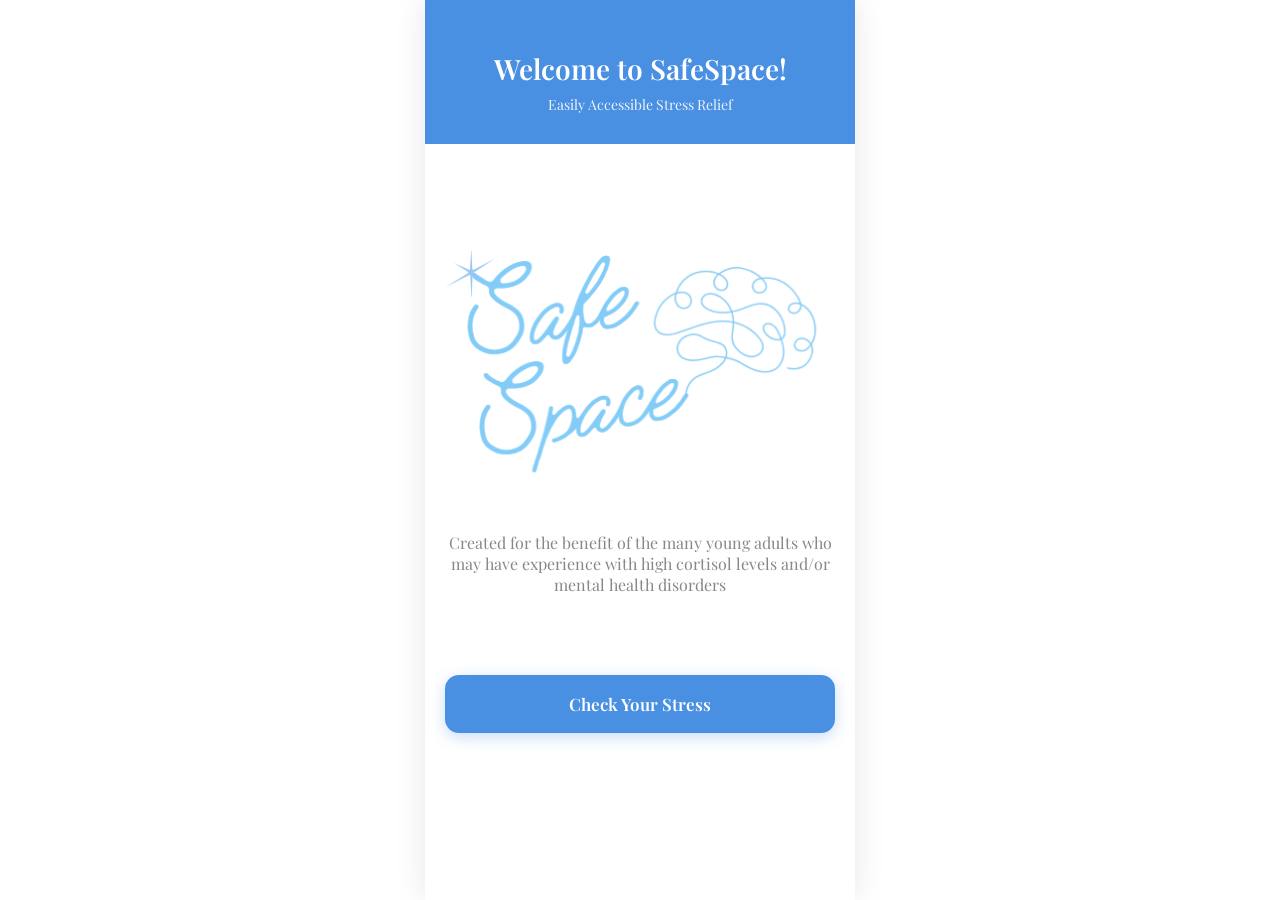
<file: index.html>
<!DOCTYPE html>
<html lang="en">
<head>
    <meta charset="UTF-8">
    <meta name="viewport" content="width=device-width, initial-scale=1.0">
    <meta name="theme-color" content="#4A90E2">
    <title>Welcome to SafeSpace!</title>
    <link rel="preconnect" href="https://fonts.googleapis.com">
    <link rel="preconnect" href="https://fonts.gstatic.com" crossorigin>
    <link href= "https://fonts.googleapis.com/css2?family=Playfair+Display:ital,wght@0,400..900;1,400..900&display=swap"  rel="stylesheet">
    <link rel="stylesheet" href="styles.css">
</head>
<body>
    <div class="app-container">
        <div class="screen active">
            <div class="header">
                <h1>Welcome to SafeSpace!</h1>
                <p>Easily Accessible Stress Relief</p>
            </div>
            <div class="content">
                <div class="logo"><img src="LOGOsafespace.png" alt="Logo" style = "width:350; height:350; margin-left:auto; margin-right: auto;"></div>
                <div class="app-subtitle">Created for the benefit of the many young adults who may have experience with high cortisol levels and/or mental health disorders</div>
                <a href="evaluate.html" class="primary-btn">Check Your Stress</a>
            </div>
        </div>
    </div>
</body>
</html>
</file>
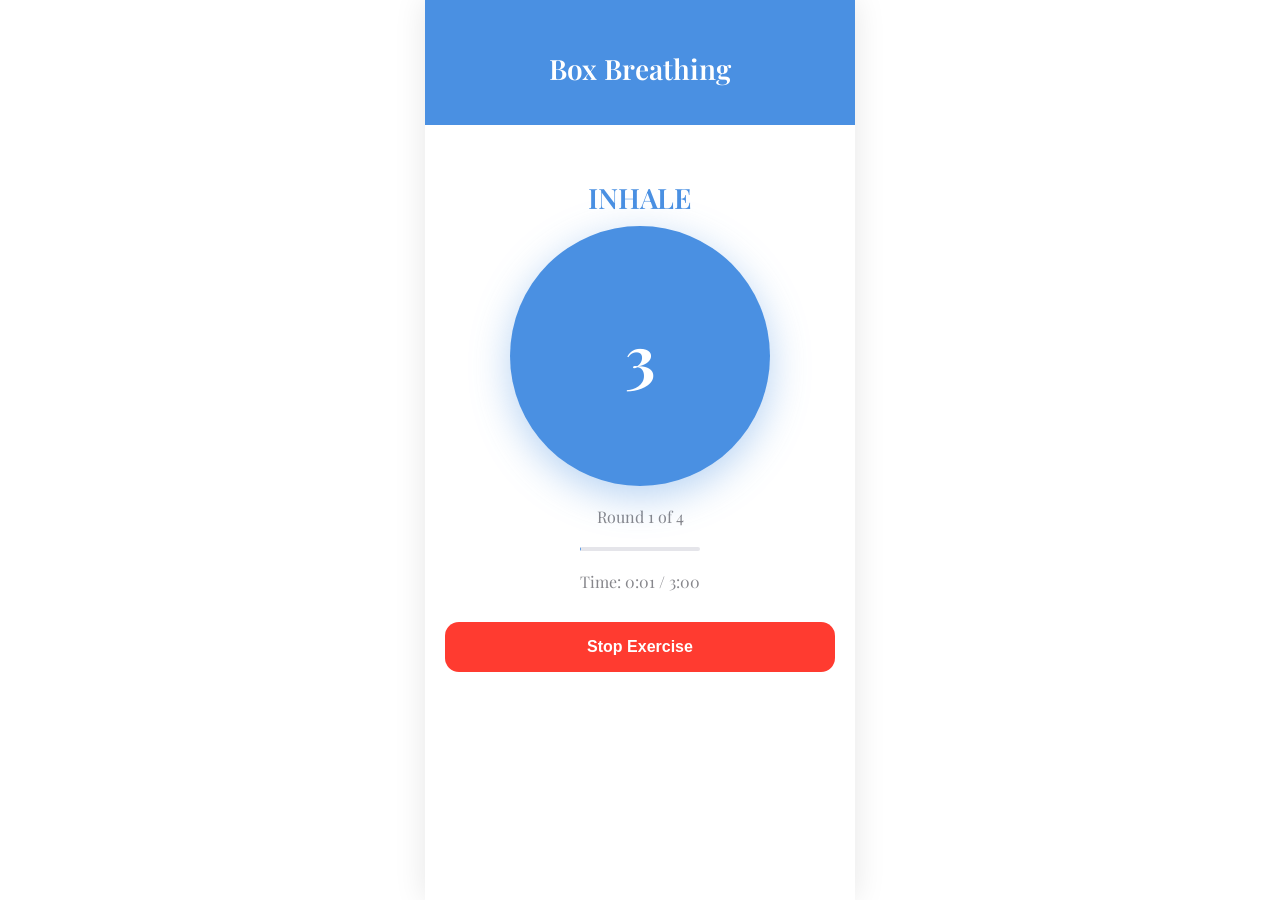
<file: boxbreathing.html>
<!DOCTYPE html>
<html lang="en">
<head>
    <meta charset="UTF-8">
    <meta name="viewport" content="width=device-width, initial-scale=1.0">
    <meta name="theme-color" content="#4A90E2">
    <title>Box Breathing</title>
    <link rel="preconnect" href="https://fonts.googleapis.com">
    <link rel="preconnect" href="https://fonts.gstatic.com" crossorigin>
    <link href= "https://fonts.googleapis.com/css2?family=Playfair+Display:ital,wght@0,400..900;1,400..900&display=swap" rel="stylesheet">
    <link rel="stylesheet" href="styles.css">
</head>
<body>
    <div class="app-container">
        <div class="screen active">
            <div class="header">
                <h1>Box Breathing</h1>
            </div>
            <div class="content">
                <div class="breathing-container">
                    <div class="breathing-instruction" id="breathingInstruction">INHALE</div>
                    <div class="breathing-circle" id="breathingCircle">
                        <div class="breathing-count" id="breathingCount">4</div>
                    </div>
                    <div class="breathing-stats">
                        <div>Round <span id="currentRound">1</span> of <span id="totalRounds">4</span></div>
                        <div class="breathing-progress">
                            <div class="breathing-progress-bar" id="breathingProgress"></div>
                        </div>
                        <div>Time: <span id="breathingTime">0:00</span> / <span id="breathingTotal">3:00</span></div>
                    </div>
                    <button class="stop-btn" onclick="stopBreathing()">Stop Exercise</button>
                </div>
            </div>
        </div>
    </div>

    <script>
        const stressLevel = parseInt(localStorage.getItem('stressLevel')) || 3;
        const durations = { 1: { rounds: 2, seconds: 60 }, 2: { rounds: 3, seconds: 120 }, 3: { rounds: 4, seconds: 180}, 4: {rounds: 7, seconds: 300}, 5: { rounds: 15, seconds: 600} };
        const breathingData = durations[stressLevel];

        const circle = document.getElementById('breathingCircle');
        const instruction =  document.getElementById('breathingInstruction');
        const count =  document.getElementById('breathingCount');
        const progress =  document.getElementById('breathingProgress');
        const timeDisplay =  document.getElementById('breathingTime');
        const totalDisplay =  document.getElementById('breathingTotal');
        const roundDisplay =  document.getElementById('currentRound');
        const totalRoundsDisplay =  document.getElementById('totalRounds');

        totalRoundsDisplay.textContent = breathingData.rounds;
        const totalMinutes = Math.floor(breathingData.seconds / 60);
        const totalSecs = breathingData.seconds % 60;
        totalDisplay.textContent = `${totalMinutes}:${totalSecs.toString().padStart(2, '0')}`;

        setTimeout(() => {
            circle.className = 'breathing-circle inhale';
        }, 50)

        let currentRound = 1;
        let phase = 0;
        let countdown = 4;
        let totalElapsed = 0;

        const phases = ['INHALE', 'HOLD', 'EXHALE', 'HOLD'];
        const phaseClasses = ['inhale', 'hold', 'exhale', 'hold-after-exhale'];

        const breathingInterval = setInterval( () => {
            countdown--;
            count.textContent = countdown;
            totalElapsed++;

            const minutes = Math.floor(totalElapsed / 60);
            const seconds = totalElapsed % 60;
            timeDisplay.textContent = `${minutes}:${seconds.toString().padStart(2, '0')}`;

            progress.style.width = ((totalElapsed / breathingData.seconds) * 100) + '%';

            if (countdown === 0) {
                phase = (phase + 1) % 4;
                countdown = 4;

                if(phase === 0) {
                    currentRound++;
                    roundDisplay.textContent = currentRound;
                    if (currentRound > breathingData.rounds) {
                        clearInterval(breathingInterval);
                        alert('Great job! Exercise complete.');
                        window.location.href = 'results.html';
                        return;
                    }
                }

                instruction.textContent = phases[phase];
                circle.className = 'breathing-circle ' + phaseClasses[phase];
            }
        }, 1000);

        function stopBreathing() {
            clearInterval(breathingInterval);
            window.location.href = 'results.html';
        }
    </script>
</body>
</html>
</file>
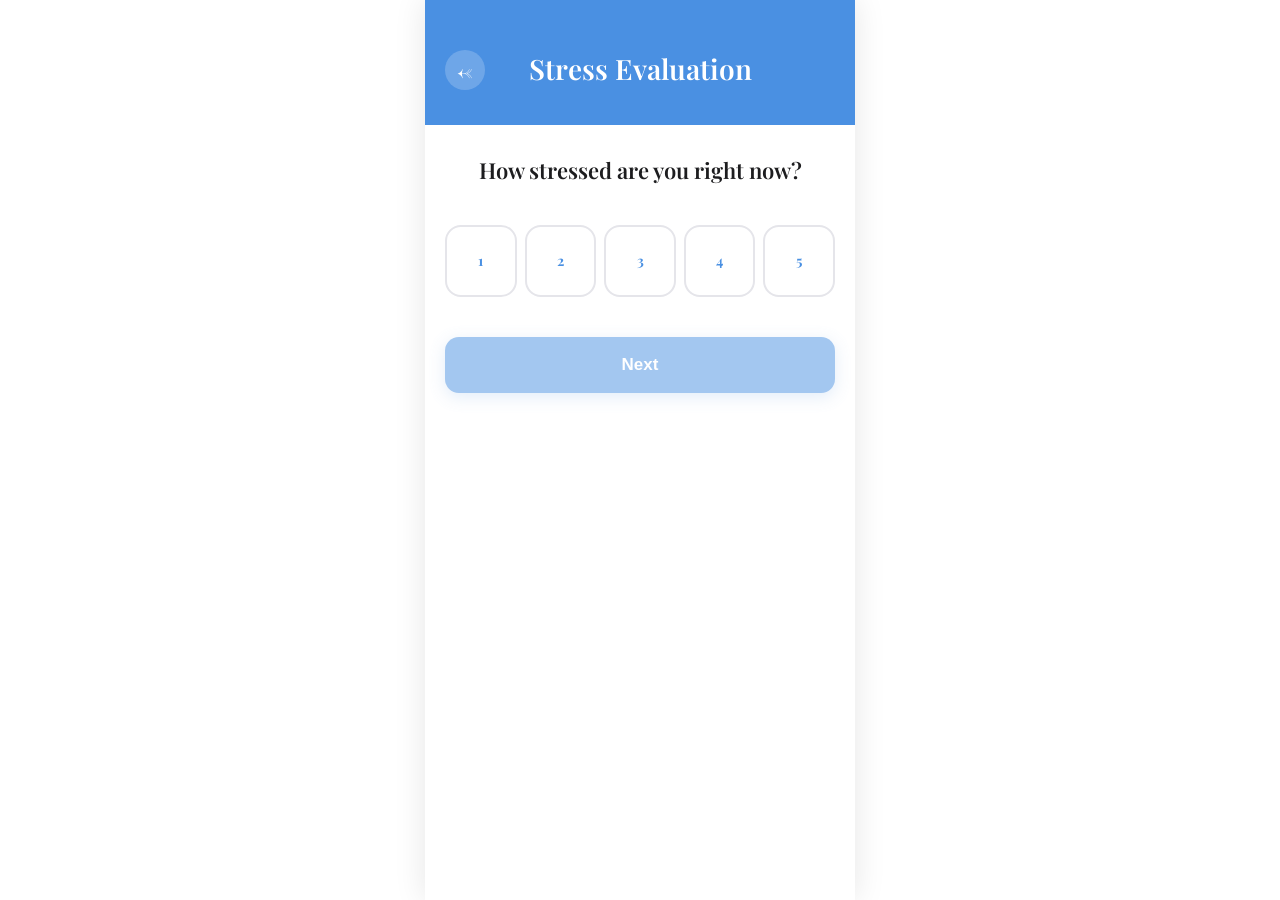
<file: evaluate.html>
<!DOCTYPE html>
<html lang="en">
<head>
    <meta charset="UTF-8">
    <meta name="viewport" content="width=device-width, initial-scale=1.0">
    <meta name="theme-color" content="#4A90E2">
    <title>Stress Evaluation</title>
    <link rel="preconnect" href="https://fonts.googleapis.com">
    <link rel="preconnect" href="https://fonts.gstatic.com" crossorigin>
    <link href="https://fonts.googleapis.com/css2?family=Playfair+Display:ital,wght@0,400..900;1,400..900&display=swap" rel="stylesheet">
    <link rel="stylesheet" href="styles.css">
</head>
<body>
    <div class="app-container">
        <div class="header">
            <a href="index.html" class="back-btn">←</a>
            <h1>Stress Evaluation</h1>
        </div>
        <div class="content">
            <div class="question">How stressed are you right now?</div>
            <div class="stress-grid">
                <div class="stress-option" onclick="selectStress(1)">
                    <div class="number">1</div>
                </div>
                <div class="stress-option" onclick="selectStress(2)">
                    <div class="number">2</div>
                </div>
                <div class="stress-option" onclick="selectStress(3)">
                    <div class="number">3</div>
                </div>
                <div class="stress-option" onclick="selectStress(4)">
                    <div class="number">4</div>
                </div>
                <div class="stress-option" onclick="selectStress(5)">
                    <div class="number">5</div>
                </div>
            </div>
            <button class="primary-btn" id="submitBtn" onclick="submitStress()" disabled style="opacity: 0.5;">Next</button>
        </div>
    </div>

    <script>
        let selectedStress = 0;

        function selectStress(level) {
            selectedStress = level;
            document.querySelectorAll('.stress-option').forEach(opt => opt.classList.remove('selected'));
            event.target.closest('.stress-option').classList.add('selected');
            document.getElementById('submitBtn').disabled = false;
            document.getElementById('submitBtn').style.opacity = '1';
        }

        function submitStress() {
            if (selectedStress === 0) return;
            localStorage.setItem('stressLevel', selectedStress);
            window.location.href = 'symptoms.html';
        }
    </script>
</body>
</html>
</file>
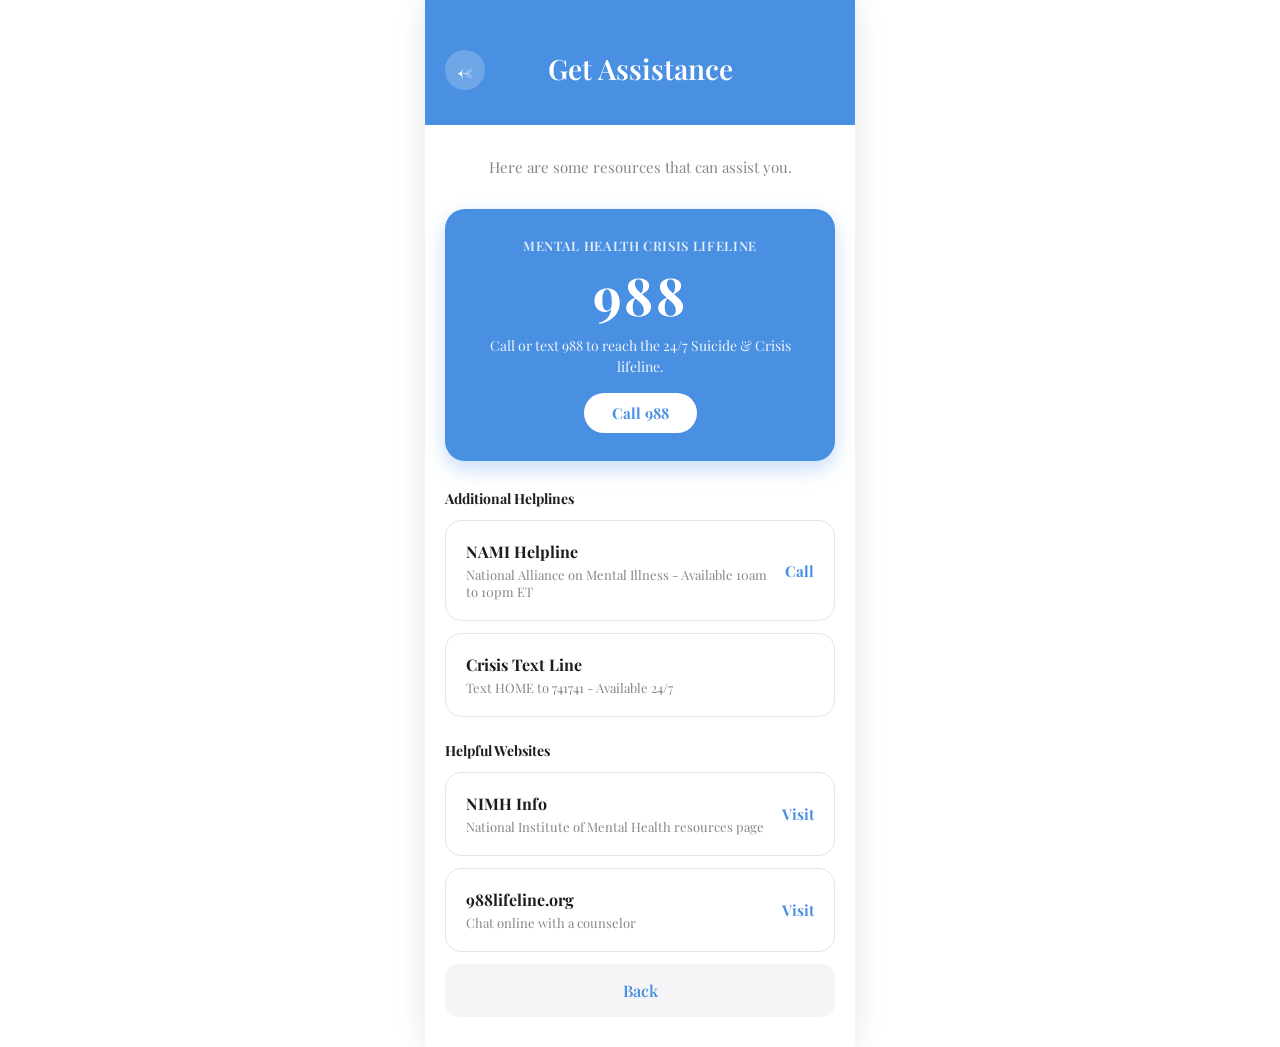
<file: gethelp.html>
<!DOCTYPE html>
<html>
<html lang="en">
<head>
    <meta charset="UTF-8">
    <meta name="viewport" content="width=device-width, initial-scale=1.0">
    <meta name="theme-color" content="#4A90E2">
    <title>Box Breathing</title>
    <link rel="preconnect" href="https://fonts.googleapis.com">
    <link rel="preconnect" href="https://fonts.gstatic.com" crossorigin>
    <link href= "https://fonts.googleapis.com/css2?family=Playfair+Display:ital,wght@0,400..900;1,400..900&display=swap" rel="stylesheet">
    <link rel="stylesheet" href="styles.css">
    <style>
        .help-intro{
            font-size: 15px;
            color: #86868b;
            text-align: center;
            margin-bottom: 30px;
            line-height: 1.6;
        }
        .help-section-title {
            font-size: 14px;
            font-weight: 700;
            color: #1d1d1f;
            margin-bottom: 12px;
            margin-top: 24px;
        }
        .help-card{
            border: 1px solid #e5e5ea;
            border-radius: 16px;
            padding: 20px;
            margin-bottom: 12px;
            background: white;
            display: flex;
            align-items: center;
            justify-content: space-between;
            text-decoration: none;
            color: inherit;
            transition: all 0.2s;
        }
        a.help-card:active {
            transform: scale(0.98);
            background: #f5f5f7;
        }
        .help-card-info {
            flex: 1;
        }
        .help-card-name {
            font-size: 16px;
            font-weight: 700;
            color: #1d1d1f;
            margin-bottom: 4px;
        }
        .help-card-detail {
            font-size: 13px;
            color: #86868b;
        }
        .help-card-action {
            font-size: 15px;
            font-weight: 700;
            color: #4a90e2;
            margin-left: 12px;
            white-space: nowrap;
        }
        .primary-card {
            background: #4a90e2;
            border: none;
            border-radius: 20px;
            padding: 28px 24px;
            text-align: center;
            color: white;
            margin-bottom: 28px;
            box-shadow: 0 8px 20px rgba(74, 144, 226, 0.3);
        }
        .primary-card-label {
            font-size: 13px;
            opacity: 0.85;
            margin-bottom: 6px;
            font-weight: 600;
            letter-spacing: 0.05em;
            text-transform: uppercase;
        }
        .primary-card-number {
            font-size: 52px;
            font-weight: 700;
            letter-spacing: 0.05em;
            margin-bottom: 6px;
        }
        .primary-card-desc {
            font-size: 14px;
            opacity: 0.9;
            line-height: 1.5;
        }
        .primary-card-link {
            display: inline-block;
            margin-top: 16px;
            background: white;
            color: #4a90e2;
            font-weight: 700;
            font-size: 15px;
            padding: 10px 28px;
            border-radius: 30px;
            text-decoration: none;
        }
    </style>
</head>
<body>
    <div class="app-container">
        <div class="header">
            <a href="results.html" class="back-btn">←</a>
            <h1>Get Assistance</h1>
        </div>
        <div class="content">
            <div class="help-intro">Here are some resources that can assist you.</div>
            <div class="primary-card">
                <div class="primary-card-label">Mental Health Crisis Lifeline</div>
                <div class="primary-card-number">988</div>
                <div class="primary-card-desc">Call or text 988 to reach the 24/7 Suicide & Crisis lifeline.</div>
                <a href="tel:988" class="primary-card-link">Call 988</a>
            </div>

            <div class="help-section-title">Additional Helplines</div>

            <a href="tel:18006624357" class="help-card">
                <div class="help-card-info">
                    <div class="help-card-name">NAMI Helpline</div>
                    <div class="help-card-detail">National Alliance on Mental Illness - Available 10am to 10pm ET</div>
                </div>
                <div class="help-card-action">Call</div>
            </a>

            <div class="help-card">
                <div class="help-card-info">
                    <div class="help-card-name">Crisis Text Line</div>
                    <div class="help-card-detail">Text HOME to 741741 - Available 24/7</div>
                </div>
            </div>

            <div class="help-section-title">Helpful Websites</div>

            <a href="https://www.nimh.nih.gov/health/find-help" target="_blank" class="help-card">

                <div class="help-card-info">
                    <div class="help-card-name">NIMH Info</div>
                    <div class="help-card-detail">National Institute of Mental Health resources page</div>
                </div>
                <div class="help-card-action">Visit</div>
            </a>

            <a href="https://988lifeline.org" target="_blank" class="help-card">
                <div class="help-card-info">
                    <div class="help-card-name">988lifeline.org</div>
                    <div class="help-card-detail">Chat online with a counselor</div>
                </div>
                <div class="help-card-action">Visit</div>
            </a>
            <a href="results.html" class="secondary-btn" style="margin-top: 10px;">Back</a>
        </div>
    </div>
</body>
</html>
</file>
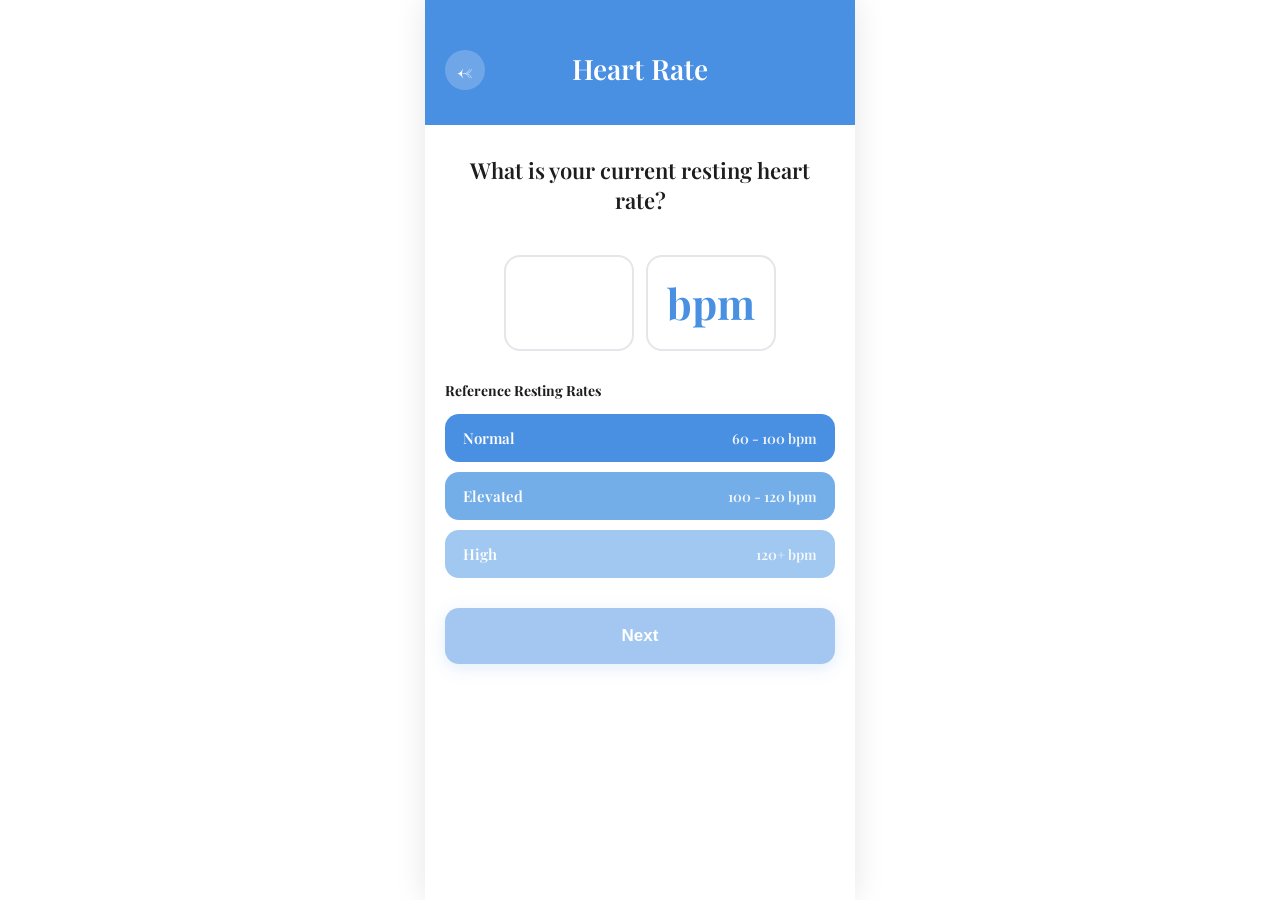
<file: heartrate.html>
<!DOCTYPE html>
<html>
<html lang="en">
<head>
    <meta charset="UTF-8">
    <meta name="viewport" content="width=device-width, initial-scale=1.0">
    <meta name="theme-color" content="#4A90E2">
    <title>Box Breathing</title>
    <link rel="preconnect" href="https://fonts.googleapis.com">
    <link rel="preconnect" href="https://fonts.gstatic.com" crossorigin>
    <link href= "https://fonts.googleapis.com/css2?family=Playfair+Display:ital,wght@0,400..900;1,400..900&display=swap" rel="stylesheet">
    <link rel="stylesheet" href="styles.css">
    <style>
        .hr-input-wrapper {
            display: flex;
            align-items: center;
            justify-content: center;
            gap: 12px;
            margin: 30px 0 30px;
        }
        .hr-input {
            width: 130px;
            padding: 18px 12px;
            font-size: 42px;
            font-family: inherit;
            font-weight: 700;
            color: #4a90e2;
            border: 2px solid #e5e5ea;
            border-radius: 16px;
            text-align: center;
            outline: none;
            transition: border-color 0.2s;
        }
        .hr-input::-webkit-outer-spin-button,
        .hr-input::-webkit-inner-spin-button{
            -webkit-appearance: none;
            margin: 0;
        }
        .hr-input:focus {
            border-color: #4a90e2;
        }
        .hr-unit {
            font-size: 18px;
            color: #86868b;
            font-weight: 600;
        }
        .hr-reference {
            margin-bottom: 30px;
        }
        .hr-reference-title {
            font-size: 14px;
            font-weight: 700;
            color: #1d1d1f;
            margin-bottom: 14px;
        }
        .hr-range-list {
            display: flex;
            flex-direction: column;
            gap: 10px;
        }
        .hr-range-box {
            display: flex;
            align-items: center;
            justify-content: space-between;
            padding: 14px 18px;
            border-radius: 14px;
            color: white;
            font-weight: 600;
        }
        .hr-range-box:nth-child(1) { background: #4a90e2; }
        .hr-range-box:nth-child(2) { background: #74aee9; }
        .hr-range-box:nth-child(3) {background: #a0c8f0;}
        .hr-range-name {
            font-size: 15px;
        }
        .hr-range-bpm {
            font-size: 14px;
            opacity: 0.9;
        }
    </style>
</head>
<body>
    <div class="app-container">
        <div class="header">
            <a href="symptoms.html" class="back-btn">←</a>
            <h1>Heart Rate</h1>
        </div>
        <div class="content">
            <div class="question">What is your current resting heart rate?</div>

            <div class="hr-input-wrapper">
                <input class="hr-input" type="number" id="hrInput" min="30" max="220" placeholder=" " oninput="checkInput()">
                <span class="hr-input">bpm</span>
            </div>

            <div class="hr-reference">
                <div class="hr-reference-title">Reference Resting Rates</div>
                <div class="hr-range-list">
                    <div class="hr-range-box">
                        <span class="hr-range-name">Normal</span>
                        <span class="hr-range-bpm">60 - 100 bpm</span>
                    </div>
                    <div class="hr-range-box">
                        <span class="hr-range-name">Elevated</span>
                        <span class="hr-range-bpm">100 - 120 bpm</span>
                    </div>
                    <div class="hr-range-box">
                        <span class="hr-range-name">High</span>
                        <span class="hr-range-bpm">120+ bpm</span>
                    </div>
                </div>
            </div>

            <button class="primary-btn" id="submitBtn" onclick="submitHR()" disabled style="opacity:0.5;">Next</button>
        </div>
    </div>

    <script>
        function checkInput() {
            const hr = parseInt(document.getElementById('hrInput').value);
            const btn = document.getElementById('submitBtn');
            if (hr && hr >= 30 && hr <220) {
                btn.disabled = false;
                btn.style.opacity = '1';
            } else {
                btn.disabled = true;
                btn.style.opacity = '0.5';
            }
        }

        function submitHR() {
            const hr = parseInt(document.getElementById('hrInput').value);
            const currentStress = parseInt(localStorage.getItem('stressLevel')) || 3;

            let adjustment = 0;
            if (hr > 120) adjustment = 1;
            else if (hr < 60) adjustment = -1;

            const adjusted = Math.min(5, Math.max(1, currentStress + adjustment));
            localStorage.setItem('stressLevel', adjusted);
            localStorage.setItem('heartRate', hr);
            window.location.href = 'results.html';
        }

    </script>

</body>
</html>
</file>
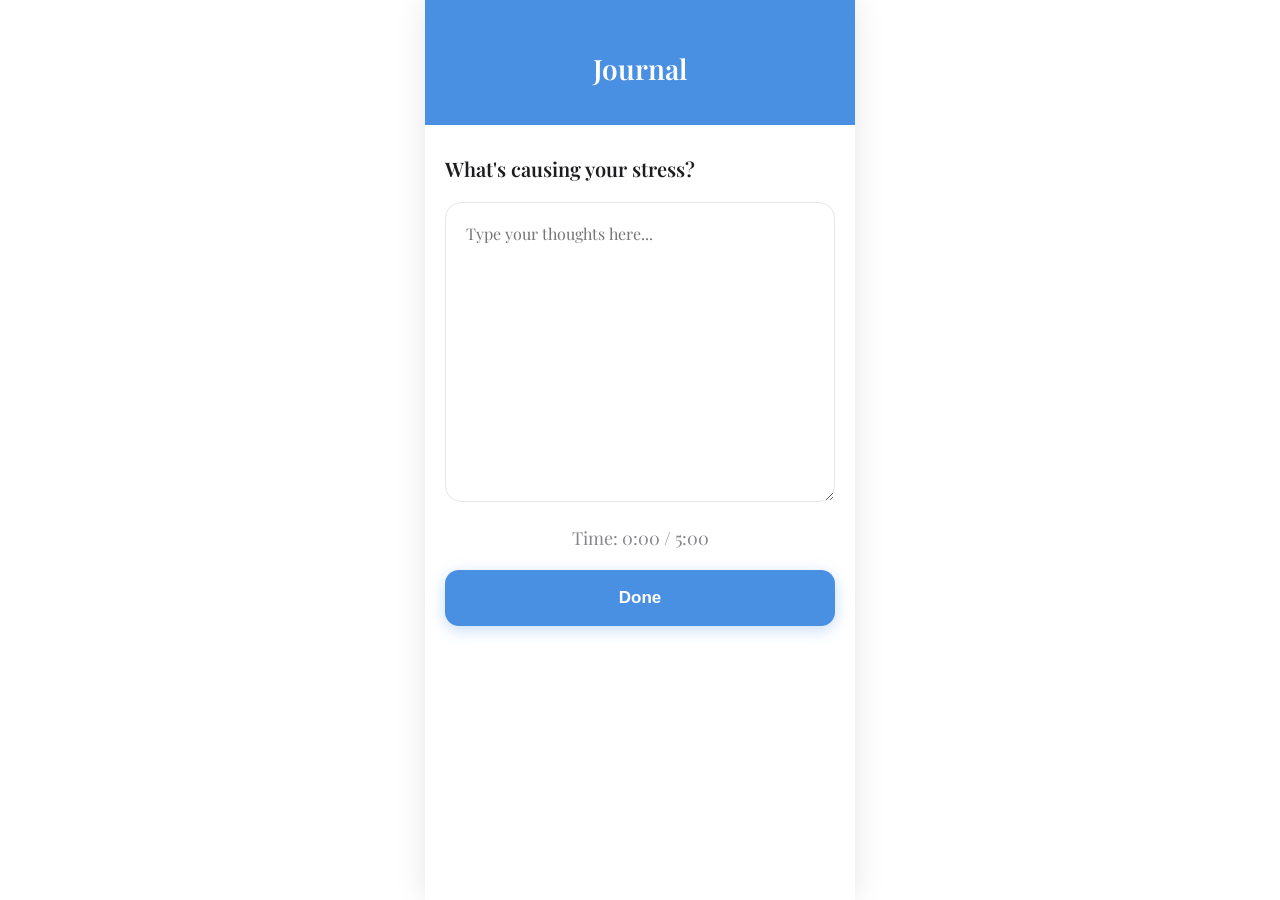
<file: journal.html>
<!DOCTYPE html>
<html lang="en">
<head>
    <meta charset="UTF-8">
    <meta name="viewport" content="width=device-width, initial-scale=1.0">
    <meta name="theme-color" content="#4A90E2">
    <title>Journal</title>
    <link rel="preconnect" href="https://fonts.googleapis.com">
    <link rel="preconnect" href="https://fonts.gstatic.com" crossorigin>
    <link href= "https://fonts.googleapis.com/css2?family=Playfair+Display:ital,wght@0,400..900;1,400..900&display=swap" rel="stylesheet">
    <link rel="stylesheet" href="styles.css">
</head>
<body>
    <div class="app-container">
        <div class="screen active">
            <div class="header">
                <h1>Journal</h1>
            </div>
            <div class="content">
                <div class="journal-prompt">What's causing your stress?</div>
                <textarea class="journal-textarea" id="journalText" placeholder="Type your thoughts here..."></textarea>
                <div class="journal-timer">Time: <span id="journalTime">0:00</span> / <span id="journalTotal">5:00</span></div>
                <button class="primary-btn" onclick="finishJournal()">Done</button>
            </div>
        </div>
    </div>

    <script>
        const stressLevel = parseInt(localStorage.getItem('stressLevel')) || 3;
        const durations = { 1: 180, 2: 180, 3: 300, 4: 600, 5: 600 };
        const journalSeconds = durations[stressLevel];

        const timeDisplay = document.getElementById('journalTime');
        const totalDisplay = document.getElementById('journalTotal');

        const totalMinutes = Math.floor(journalSeconds / 60);
        const totalSecs = journalSeconds % 60;
        totalDisplay.textContent = `${totalMinutes}:${totalSecs.toString().padStart(2, '0')}`;

        let elapsed = 0;

        const journalInterval  = setInterval(() => {
            elapsed++;
            const minutes = Math.floor(elapsed / 60);
            const seconds = elapsed % 60;
            timeDisplay.textContent = `${minutes}:${seconds.toString().padStart(2, '0')}`;
        }, 1000);

        function finishJournal() {
            clearInterval(journalInterval);
            document.getElementById('journalText').value = '';
            alert('Great job! Journaling complete!');
            window.location.href = 'results.html';
        }
    </script>
</body>
</html>
</file>
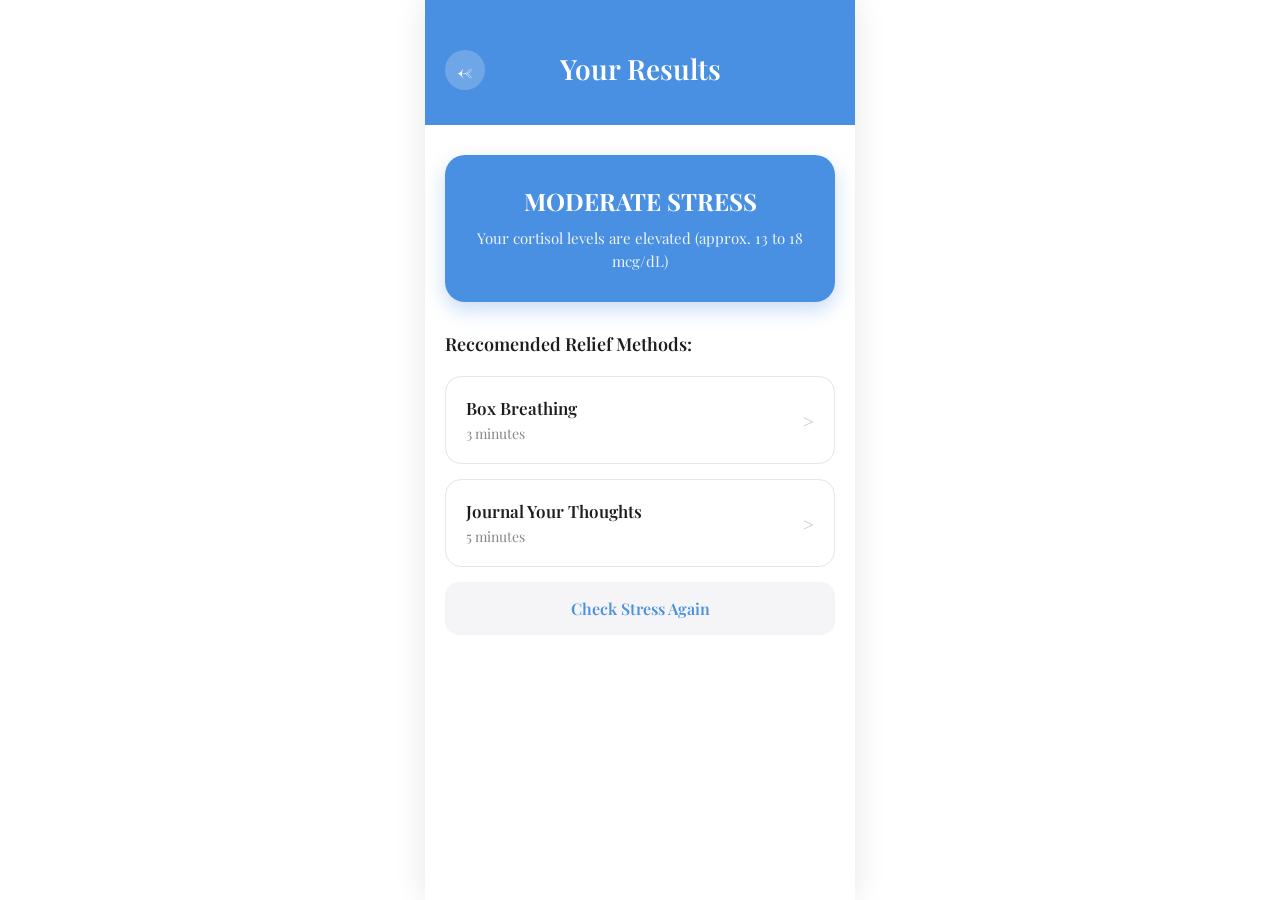
<file: results.html>
<!DOCTYPE html>
<html lang="en">
<head>
    <meta charset="UTF-8">
    <meta name="viewport" content="width=device-width, initial-scale=1.0">
    <meta name="theme-color" content="#4A90E2">
    <title>Your Results</title>
    <link rel="preconnect" href="https://fonts.googleapis.com">
    <link rel="preconnect" href="https://fonts.gstatic.com" crossorigin>
    <link href= "https://fonts.googleapis.com/css2?family=Playfair+Display:ital,wght@0,400..900;1,400..900&display=swap" rel="stylesheet">
    <link rel="stylesheet" href="styles.css">
</head>
<body>
    <div class="app-container">
        <div class="screen active">
            <div class="header">
                <a href="evaluate.html" class="back-btn">←</a>
                <h1>Your Results</h1>
            </div>
            <div class="content">
                <div class="result-card">
                    <div class="result-level" id="resultLevel">MODERATE</div>
                    <div class="result-description" id="result-description">Your cortisol levels are elevated (approx. 13 to 18 mcg/dL)</div>
                </div>

                <div class="section-title">Reccomended Relief Methods:</div>

                <a href="boxbreathing.html" class="intervention-card">
                    <div class="intervention-info">
                        <div class="intervention-name">Box Breathing</div>
                        <div class="intervention-duration" id="breathingDuration">3 minutes</div>
                    </div>
                    <div class="intervention-arrow">></div>
                </a>

                <a href="journal.html" class="intervention-card">
                    <div class="intervention-info">
                        <div class="intervention-name">Journal Your Thoughts</div>
                        <div class="intervention-duration" id="journalDuration">5 minutes</div>
                    </div>
                    <div class="intervention-arrow">></div>
                </a>

                <a href="gethelp.html" class="intervention-card" id="getHelpCard" style="display:none;">
                    <div class="intervention-info">
                        <div class="intervention-name">Get Assistance</div>
                        <div class="intervention-duration">Crisis resources & helplines available</div>
                    </div>
                    <div class="intervention-arrow">></div>
                </a>

                <a href="evaluate.html" class="secondary-btn">Check Stress Again</a>
            </div>
        </div>
    </div>

    <script>
        const stressLevel = parseInt(localStorage.getItem('stressLevel')) || 3;
        const configs = {
            1: {level: 'RELAXED', description: 'Your cortisol levels are low (approx. 3.5 to 7.5 mcg/dL) - you\'re doing great!', breathingDuration: '1 minute', journalDuration: '3 minutes'},
            2: {level: 'MILD STRESS', description: 'Your cortisol levels are slightly elevated (approx. 7.5 to 14 mcg/dL)', breathingDuration: '2 minutes', journalDuration: '3 minutes'},
            3: {level: 'MODERATE STRESS', description: 'Your cortisol levels are elevated (approx. 13 to 18 mcg/dL)', breathingDuration: '3 minutes', journalDuration: '5 minutes'},
            4: {level: 'HIGH STRESS', description: 'Your cortisol is spiking (approx. 18 to 23. 5 mcg/dL) - Try taking action', breathingDuration: '5 minutes', journalDuration: '10 minutes'},
            5: {level: 'EXTREME STRESS', description: 'Your cortisol levels are considerably high (approx. 23.5+ mcg/dL) - get help if available', breathingDuration: '10 minutes', journalDuration: '10 minutes'},
        };

        const config = configs[stressLevel];
        document.getElementById('resultLevel').textContent = config.level;
        document.getElementById('result-description').textContent = config.description;
        document.getElementById('breathingDuration').textContent = config.breathingDuration;
        document.getElementById('journalDuration').textContent = config.journalDuration;

        if (stressLevel >= 4) {
            document.getElementById('getHelpCard').style.display ='flex';
        }

    </script>
</body>
</html>
</file>
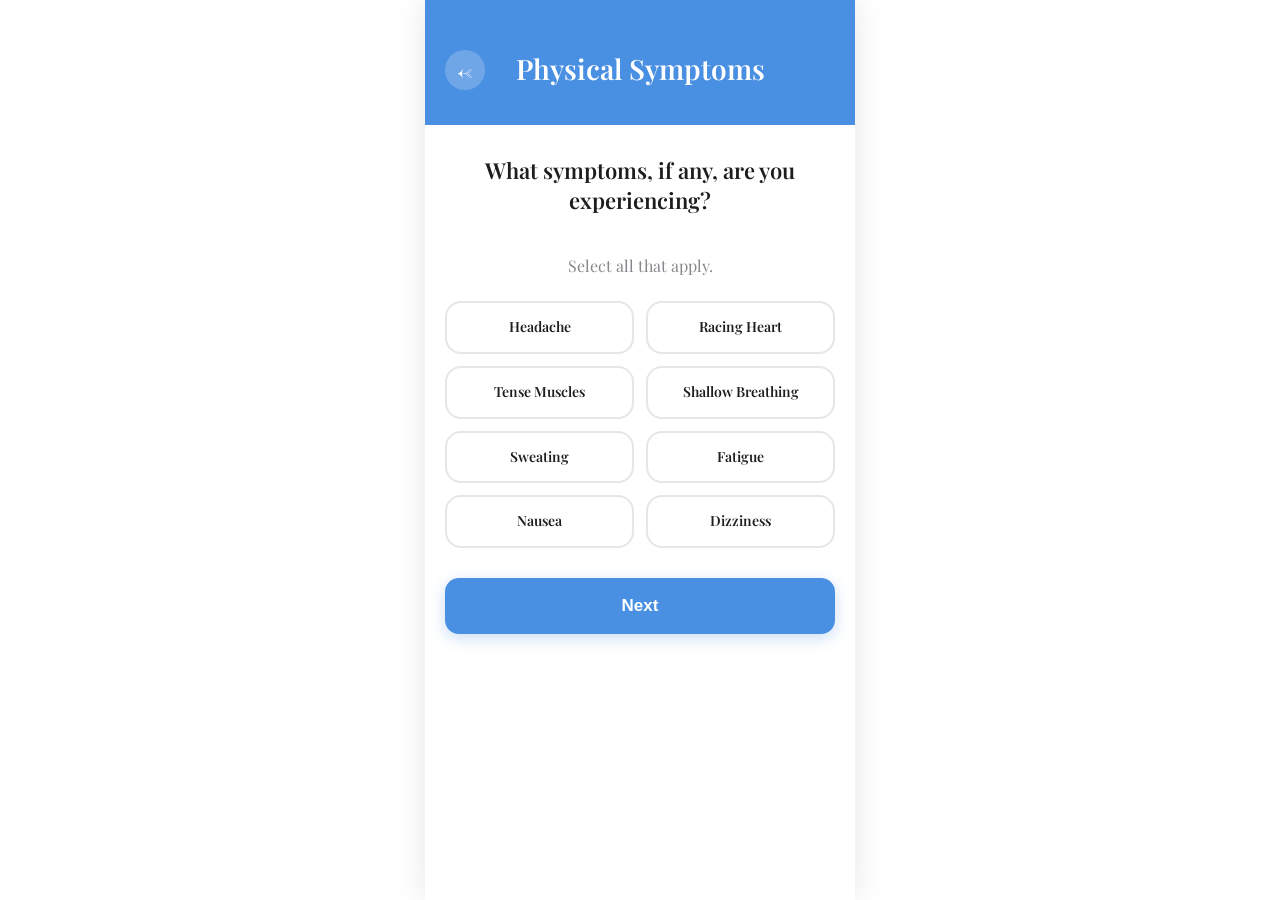
<file: symptoms.html>
<!DOCTYPE html>
<html>
<html lang="en">
<head>
    <meta charset="UTF-8">
    <meta name="viewport" content="width=device-width, initial-scale=1.0">
    <meta name="theme-color" content="#4A90E2">
    <title>Symptoms</title>
    <link rel="preconnect" href="https://fonts.googleapis.com">
    <link rel="preconnect" href="https://fonts.gstatic.com" crossorigin>
    <link href= "https://fonts.googleapis.com/css2?family=Playfair+Display:ital,wght@0,400..900;1,400..900&display=swap" rel="stylesheet">
    <link rel="stylesheet" href="styles.css">
    <style>
        .symptom-intro {
            font-size: 16px;
            color: #86868b;
            text-align: center;
            margin-bottom: 25px;
        }
        .symptom-grid {
            display: grid;
            grid-template-columns: repeat(2, 1fr);
            gap: 12px;
            margin-bottom: 30px;
        }
        .symptom-option {
            border: 2px solid #e5e5ea;
            border-radius: 16px;
            padding: 16px 12px;
            cursor: pointer;
            transition: all 0.2s;
            display: flex;
            align-items: center;
            justify-content: center;
            background: white;
            text-align: center;
        }
        .symptom-option:active {
            transform: scale(0.97);
        }
        .symptom-option.selected {
            border-color: #4a90e2;
            background: #e8f4ff;
            box-shadow: 0 4px 12px rgba(74, 144, 226, 0.2);
        }
        .symptom-label {
            font-size: 14px;
            font-weight: 600;
            color: #1d1d1f;
            line-height: 1.2;
        }
        .symptom-option.symptom-option.selected.symptom-label {
            color: #4a90e2;
        }
    </style>
</head>
<body>
    <div class="app-container">
        <div class="header">
            <a href="evaluate.html" class="back-btn">←</a>
            <h1>Physical Symptoms</h1>
        </div>
        <div class="content">
            <div class="question">What symptoms, if any, are you experiencing?</div>
            <div class="symptom-intro">Select all that apply.</div>
            <div class="symptom-grid">
                <div class="symptom-option" onclick="toggleSymptom(this)">
                    <div class="symptom-label">Headache</div>
                </div>
                <div class="symptom-option" onclick="toggleSymptom(this)">
                    <div class="symptom-label">Racing Heart</div>
                </div>
                <div class="symptom-option" onclick="toggleSymptom(this)">
                    <div class="symptom-label">Tense Muscles</div>
                </div>
                <div class="symptom-option" onclick="toggleSymptom(this)">
                    <div class="symptom-label">Shallow Breathing</div>
                </div>
                <div class="symptom-option" onclick="toggleSymptom(this)">
                    <div class="symptom-label">Sweating</div>
                </div>
                <div class="symptom-option" onclick="toggleSymptom(this)">
                    <div class="symptom-label">Fatigue</div>
                </div>
                <div class="symptom-option" onclick="toggleSymptom(this)">
                    <div class="symptom-label">Nausea</div>
                </div>
                <div class="symptom-option" onclick="toggleSymptom(this)">
                    <div class="symptom-label">Dizziness</div>
                </div>
            </div>
            <button class="primary-btn" onclick="submitSymptoms()">Next</button>
        </div>
    </div>

    <script>
        let selectedSymptoms = [];

        function toggleSymptom(el) {
            el.classList.toggle('selected');
            const label = el.querySelector('.symptom-label').textContent;
            if (el.classList.contains('selected')) {
                selectedSymptoms.push(label);
            } else {
                selectedSymptoms = selectedSymptoms.filter(s => s !== label);
            }
        }

        function submitSymptoms() {
            const baseStress = parseInt(localStorage.getItem('stressLevel')) || 3;
            const adjustment = Math.floor(selectedSymptoms.length / 2);
            const adjusted = Math.min(5, baseStress + adjustment);
            localStorage.setItem('stressLevel', adjusted);
            localStorage.setItem('symptoms', JSON.stringify(selectedSymptoms));
            window.location.href = 'heartrate.html'
        }

    </script>

</body>
</html>
</file>
<file: styles.css>
* {
    margin: 0;
    padding: 0;
    box-sizing: border-box;
    -webkit-tap-highlight-color: transparent;
}

body {
    font-family: 'Playfair Display', serif;
    overflow-x: hidden;
    -webkit-font-smoothing: antialiased;
}

.app-container {
    max-width: 430px;
    margin: 0 auto;
    background: white;
    min-height: 100vh;
    position: relative;
    box-shadow: 0 0 30px rgba(0, 0, 0, 0.1);
}

.screen {
    display: block;
}

.header {
    background: #4A90E2;
    color: white;
    padding: 50px 20px 30px;
    text-align: center;
    position: relative;
}

.back-btn {
    position: absolute;
    left: 20px;
    top: 50px;
    background: rgba(255,255,255,0.2);
    border: none;
    color: white;
    font-size: 24px;
    width: 40px;
    height: 40px;
    border-radius: 50%;
    cursor: pointer;
    display: flex;
    align-items: center;
    justify-content: center;
    text-decoration: none;
}

.header h1 {
    font-size: 28px;
    font-weight: 600;
    margin-bottom: 8px;
}

.header p {
    font-size: 14px;
    opacity: 0.9;
}

.content {
    padding: 30px 20px;
}

.app-title {
    font-size: 32px;
    font-weight: 700;
    text-align: center;
    color: #1d1d1f;
    margin-bottom: 10px;
}

.app-subtitle {
    font-size: 16px;
    color: #86868b;
    text-align: center;
    margin-bottom: 80px;
}

.primary-btn {
    width: 100%;
    padding: 18px;
    background: #4A90E2;
    color: white;
    border: none;
    border-radius: 14px;
    font-size: 17px;
    font-weight: 600;
    cursor: pointer;
    box-shadow: 0 4px 15px rgba(74, 144, 226, 0.3);
    transition: transform 0.2s, box-shadow 0.2s;
    text-decoration: none;
    display: block;
    text-align: center;
}

.primary-btn:active {
    transform: scale(0.98);
}

.question {
    font-size: 22px;
    font-weight: 600;
    color: #1d1d1f;
    text-align: center;
    margin-bottom: 40px;
}

.stress-grid {
    display: grid;
    grid-template-columns: repeat(5, 1fr);
    gap: 8px;
    margin-bottom: 40px;
}

.stress-option {
    aspect-ratio: 1;
    border: 2px solid #e5e5ea;
    border-radius: 16px;
    cursor: pointer;
    transition: all 0.3s;
    display: flex;
    flex-direction: column;
    align-items: center;
    justify-content: center;
    background: white;
    padding: 8px 4px;
}

.stress-option:active {
    transform: scale(0.95);
}

.stress-option.selected {
    border-color: #4A90E2;
    background: #E8F4FF;
    box-shadow: 0 4px 12px rgba(74, 144, 226, 0.2);
}

.stress-option .number {
    font-size: 14px;
    font-weight: 700;
    color: #4A90E2;
}

.stress-option .label {
    font-size: 9px;
    color: #86868b;
    text-align: center;
    margin-top: 2px;
    font-weight: 500;
    line-height: 1.1;
}

.result-card {
    background: #4A90E2;
    border-radius: 20px;
    padding: 30px;
    text-align: center;
    color: white;
    margin-bottom: 30px;
    box-shadow: 0 8px 20px rgba(74, 144, 226, 0.3);
}

.result-level {
    font-size: 24px;
    font-weight: 700;
    margin-bottom: 10px;
}

.result-description {
    font-size: 15px;
    opacity: 0.9;
    line-height: 1.5;
}

.section-title {
    font-size: 18px;
    font-weight: 600;
    color: #1d1d1f;
    margin-bottom: 20px;
}

.intervention-card {
    background: white;
    border: 1px solid #e5e5ea;
    border-radius: 16px;
    padding: 20px;
    margin-bottom: 15px;
    cursor: pointer;
    transition: all 0.2s;
    display: flex;
    align-items: center;
    justify-content: space-between;
    text-decoration: none;
    color: inherit;
}

.intervention-card:active {
    transform: scale(0.98);
    background: #f5f5f7;
}

.intervention-info {
    flex: 1;
}

.intervention-name {
    font-size: 17px;
    font-weight: 600;
    color:#1d1d1f;
    margin-bottom: 5px;
}

.intervention-duration {
    font-size: 14px;
    color: #86868b;
}

.intervention-arrow {
    font-size: 20px;
    color: #c7c7cc;
}

.secondary-btn {
    width: 100%;
    padding: 16px;
    background: #f5f5f7;
    color: #4A90E2;
    border: none;
    border-radius: 14px;
    font-size: 16px;
    font-weight: 600;
    cursor: pointer;
    margin-top: 15px;
    text-decoration: none;
    display: block;
    text-align: center;
}

.breathing-container {
    display: flex;
    flex-direction: column;
    align-items: center;
    justify-content: center;
    min-height: 60vh;
}

.breathing-instruction {
    font-size: 28px;
    font-weight: 600;
    color: #4A90E2;
    margin-bottom: 40px;
    text-align: center;
}

.breathing-circle {
    width: 200px;
    height: 200px;
    border-radius: 50%;
    background: #4A90E2;
    display: flex;
    align-items: center;
    justify-content: center;
    box-shadow: 0 8px 30px rgba(74, 144, 226, 0.4);
    transition: transform 4s ease-in-out;
    margin-bottom: 50px;
}

.breathing-circle.inhale {
    transform: scale(1.3);
}

.breathing-circle.exhale {
    transition: transform 4s ease-in-out;
    transform: scale(1);
}

.breathing-circle.hold {
    transition: none;
    transform: scale(1.3);
    background-color: cornflowerblue;
}

.breathing-circle.hold-after-exhale {
    transition: none;
    transform: scale(1);
    background-color: cornflowerblue;
}

.breathing-count {
    font-size: 48px;
    font-weight: 700;
    color: white;
}

.breathing-stats {
    text-align: center;
    color: #86868b;
    margin-bottom: 30px;
}

.breathing-progress {
    width: 100%;
    height: 4px;
    background: #e5e5ea;
    border-radius: 2px;
    margin: 20px 0;
    overflow: hidden;
}

.breathing-progress-bar {
    height: 100%;
    background: #4A90E2;
    width: 0%;
    transition: width 0.3s;
}

.journal-prompt {
    font-size: 20px;
    font-weight: 600;
    color: #1d1d1f;
    margin-bottom: 20px;
}

.journal-textarea {
    width: 100%;
    min-height: 300px;
    border: 1px solid #e5e5ea;
    border-radius: 16px;
    padding: 20px;
    font-size: 16px;
    font-family: inherit;
    resize: vertical;
    margin-bottom: 20px;
}

.journal-textarea:focus {
    outline: none;
    border-color: #4A90E2;
}

.journal-timer {
    text-align: center;
    font-size: 18px;
    color: #86868b;
    margin-bottom: 20px;
}

.stop-btn {
    width: 100%;
    padding: 16px;
    background: #ff3b30;
    color: white;
    border: none;
    border-radius: 14px;
    font-size: 16px;
    font-weight: 600;
    cursor: pointer;
}

.stop-btn:active {
    opacity: 0.8;
}
</file>
